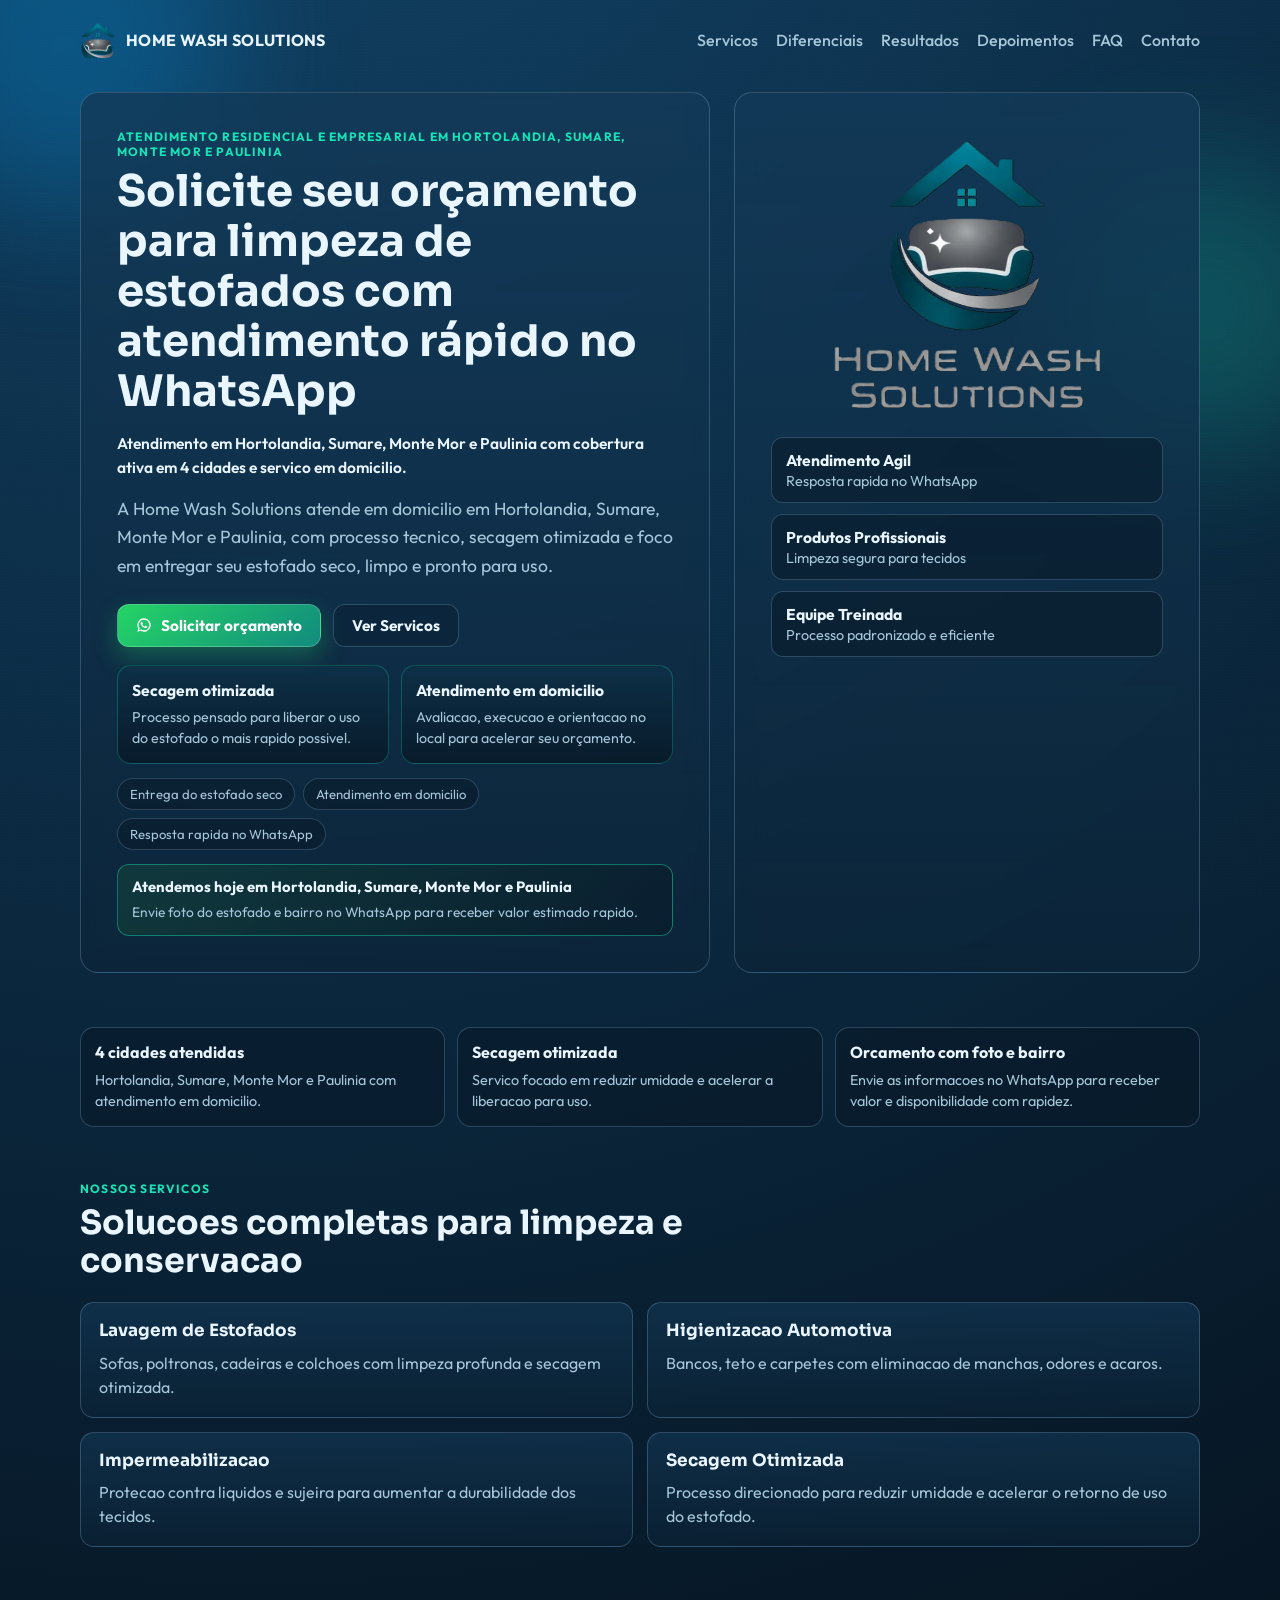
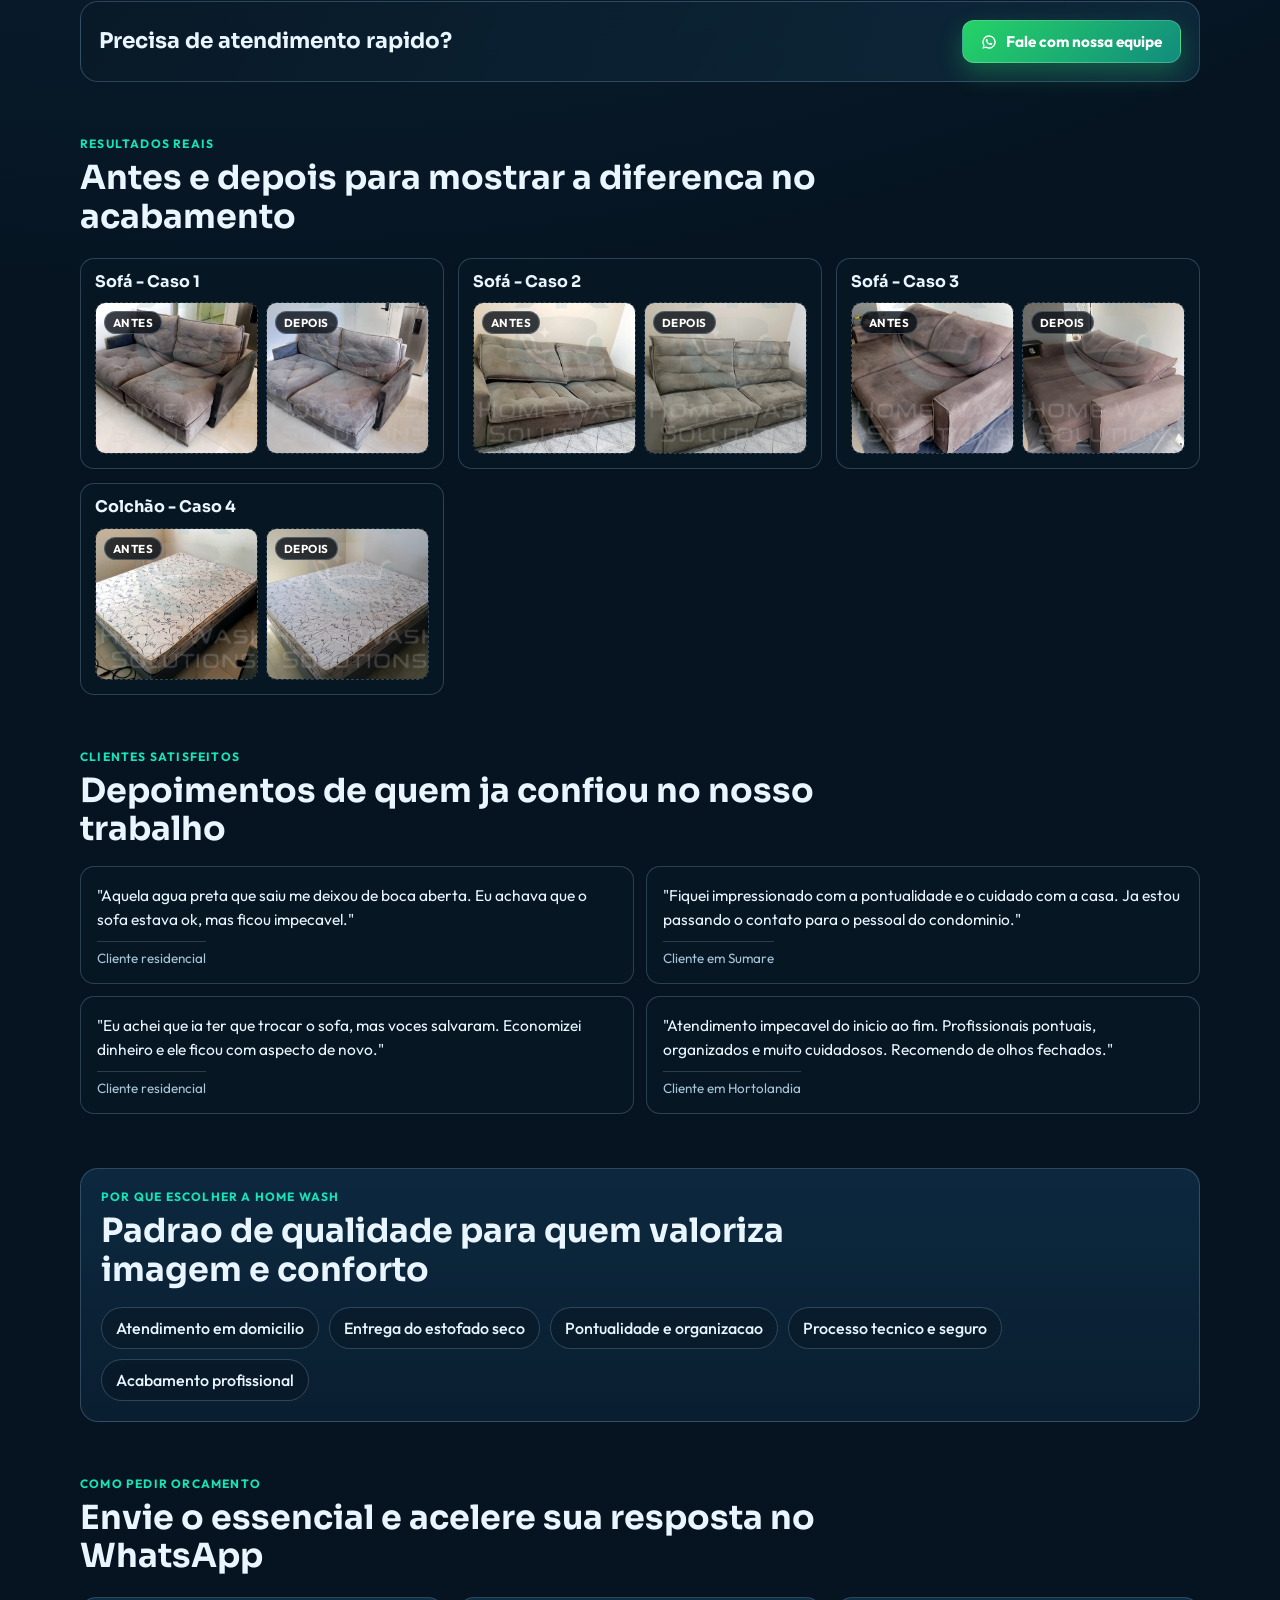
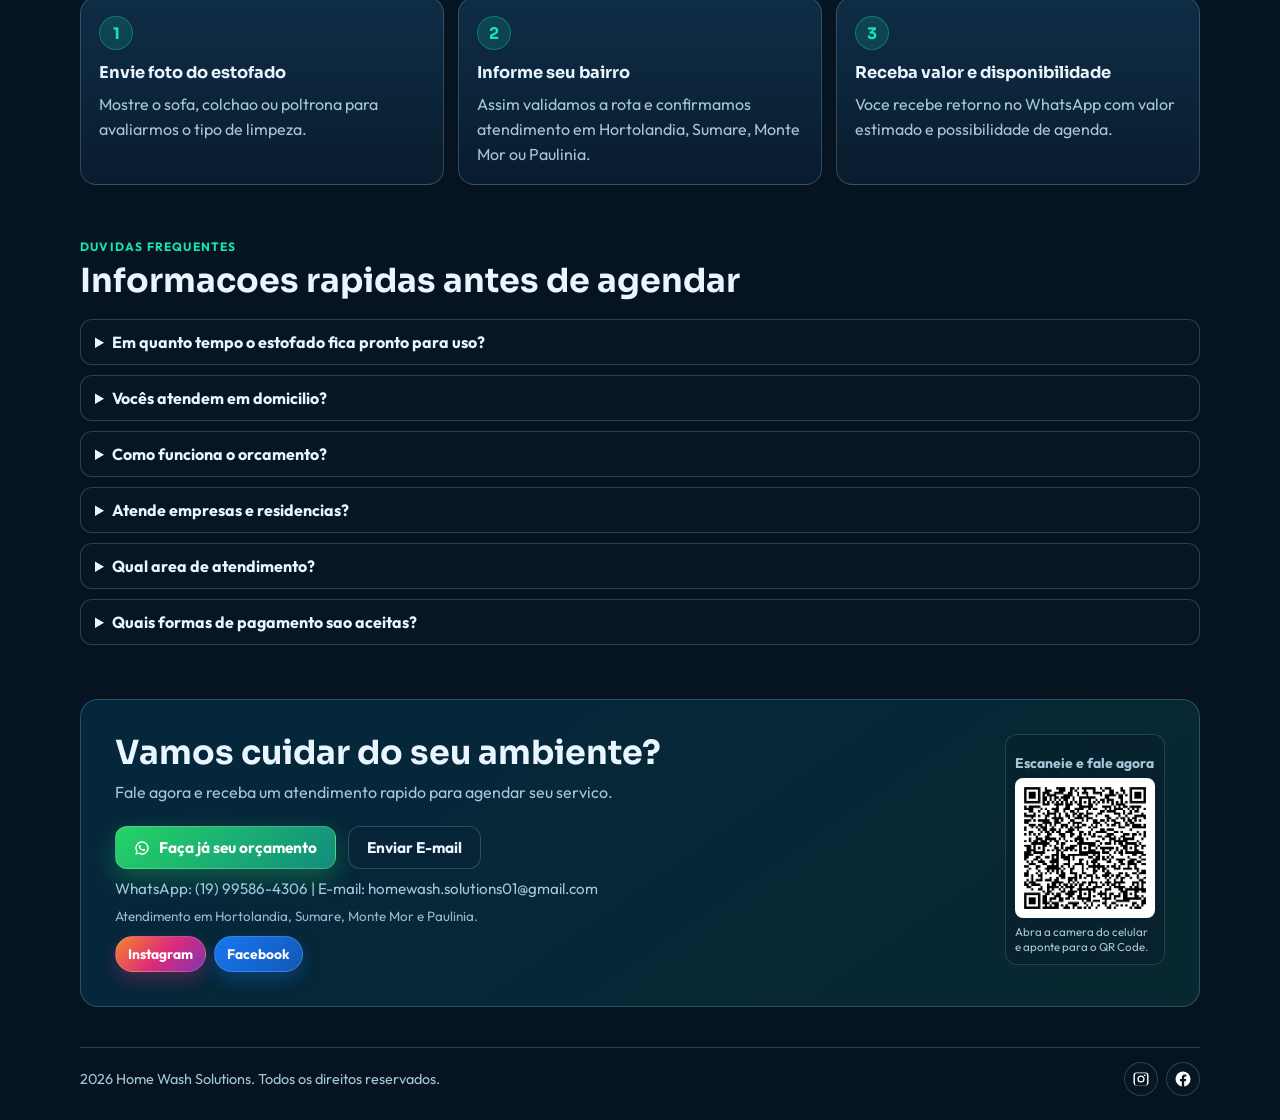
<file: index.html>
<!doctype html>
<html lang="pt-BR">
<head>
  <meta charset="UTF-8" />
  <meta name="viewport" content="width=device-width, initial-scale=1.0" />
  <title>Limpeza de Sofa em Hortolandia, Sumare, Monte Mor e Paulinia | Home Wash Solutions</title>
  <meta name="description" content="Limpeza e higienizacao de estofados em Hortolandia, Sumare, Monte Mor e Paulinia. Orcamento rapido no WhatsApp e atendimento em domicilio." />
  <meta name="robots" content="index,follow" />
  <meta name="theme-color" content="#061421" />
  <link rel="canonical" href="https://homewashsolutions.github.io/" />
  <meta property="og:type" content="website" />
  <meta property="og:title" content="Limpeza de Sofa em Hortolandia e Regiao | Home Wash Solutions" />
  <meta property="og:description" content="Atendimento em domicilio com orcamento rapido no WhatsApp para sofas, colchoes e estofados." />
  <meta property="og:url" content="https://homewashsolutions.github.io/" />
  <meta property="og:image" content="assets/resultados/google_ads/sofa3_comparativo_1200x628.jpg" />
  <meta property="og:locale" content="pt_BR" />
  <meta name="twitter:card" content="summary_large_image" />
  <meta name="twitter:title" content="Limpeza de Sofa em Hortolandia e Regiao" />
  <meta name="twitter:description" content="Limpeza profissional de estofados com atendimento rapido no WhatsApp." />
  <meta name="twitter:image" content="assets/resultados/google_ads/sofa3_comparativo_1200x628.jpg" />
  <script type="application/ld+json">
    {
      "@context": "https://schema.org",
      "@type": "LocalBusiness",
      "name": "Home Wash Solutions",
      "image": "assets/logo_full_clean.png",
      "telephone": "+55 19 99586-4306",
      "email": "homewash.solutions01@gmail.com",
      "areaServed": [
        "Hortolandia",
        "Sumare",
        "Monte Mor",
        "Paulinia"
      ],
      "sameAs": [
        "https://www.instagram.com/homewash.solutions",
        "https://www.facebook.com/HomeWashSolutions/"
      ],
      "serviceType": [
        "Lavagem de estofados",
        "Higienizacao de sofas",
        "Lavagem de colchoes",
        "Impermeabilizacao de tecidos"
      ]
    }
  </script>
  <link rel="icon" type="image/png" href="assets/favicon.png" />
  <link rel="preconnect" href="https://fonts.googleapis.com" />
  <link rel="preconnect" href="https://fonts.gstatic.com" crossorigin />
  <link href="https://fonts.googleapis.com/css2?family=Outfit:wght@300;400;500;600;700;800&family=Sora:wght@500;600;700&display=swap" rel="stylesheet" />
  <link rel="stylesheet" href="style.css" />
  <!-- Google tag (gtag.js) -->
  <script async src="https://www.googletagmanager.com/gtag/js?id=AW-18009410978"></script>
  <script>
    window.dataLayer = window.dataLayer || [];
    function gtag(){dataLayer.push(arguments);}
    gtag('js', new Date());
    gtag('config', 'AW-18009410978');
  </script>
</head>
<body>
  <div class="bg-orb orb-a"></div>
  <div class="bg-orb orb-b"></div>
  <div class="noise"></div>

  <header class="topbar">
    <a class="brand" href="#inicio">
      <img src="assets/logo_symbol_clean.png" alt="Home Wash" width="36" height="36" />
      <span>HOME WASH SOLUTIONS</span>
    </a>
    <nav>
      <a href="#servicos">Servicos</a>
      <a href="#diferenciais">Diferenciais</a>
      <a href="#resultados">Resultados</a>
      <a href="#depoimentos">Depoimentos</a>
      <a href="#faq">FAQ</a>
      <a href="#contato">Contato</a>
    </nav>
  </header>

  <main id="inicio" class="hero">
    <section class="hero-copy">
      <p class="kicker">Atendimento residencial e empresarial em Hortolandia, Sumare, Monte Mor e Paulinia</p>
      <h1>Solicite seu orçamento para limpeza de estofados com atendimento rápido no WhatsApp</h1>
      <p class="hero-proof">Atendimento em Hortolandia, Sumare, Monte Mor e Paulinia com cobertura ativa em 4 cidades e servico em domicilio.</p>
      <p class="lead">
        A Home Wash Solutions atende em domicilio em Hortolandia, Sumare, Monte Mor e Paulinia, com processo tecnico, secagem otimizada e foco em entregar seu estofado seco, limpo e pronto para uso.
      </p>
      <div class="cta-row">
        <a class="btn btn-whatsapp" href="https://wa.me/5519995864306" data-whatsapp-link="true" data-whatsapp-origin="hero_topo" target="_blank" rel="noopener noreferrer">
          <span class="btn-icon" aria-hidden="true">
            <svg viewBox="0 0 24 24" width="16" height="16" focusable="false" aria-hidden="true">
              <path d="M12 2a10 10 0 0 0-8.64 15.03L2 22l5.14-1.34A10 10 0 1 0 12 2Zm0 18a8 8 0 0 1-4.08-1.12l-.29-.17-3.06.8.82-2.98-.19-.3A8 8 0 1 1 12 20Zm4.5-6.02c-.25-.13-1.45-.72-1.68-.8-.22-.08-.38-.12-.55.13-.16.25-.62.79-.76.95-.14.17-.28.19-.53.06-.25-.13-1.06-.39-2.02-1.23-.74-.66-1.24-1.48-1.39-1.72-.14-.25-.01-.38.11-.51.11-.11.25-.28.37-.42.13-.14.17-.25.25-.42.08-.17.04-.31-.02-.44-.07-.13-.55-1.33-.75-1.82-.19-.47-.39-.41-.54-.41h-.46c-.17 0-.43.06-.66.31-.22.25-.85.83-.85 2.02s.87 2.35.99 2.52c.12.17 1.71 2.6 4.15 3.65.58.25 1.03.4 1.38.51.58.18 1.12.16 1.54.1.47-.07 1.45-.59 1.65-1.15.2-.56.2-1.04.14-1.15-.07-.1-.22-.16-.47-.29Z"/>
            </svg>
          </span>
          <span>Solicitar orçamento</span>
        </a>
        <a class="btn btn-ghost" href="#servicos">Ver Servicos</a>
      </div>
      <div class="hero-highlights" aria-label="Diferenciais principais">
        <article>
          <strong>Secagem otimizada</strong>
          <span>Processo pensado para liberar o uso do estofado o mais rapido possivel.</span>
        </article>
        <article>
          <strong>Atendimento em domicilio</strong>
          <span>Avaliacao, execucao e orientacao no local para acelerar seu orçamento.</span>
        </article>
      </div>
      <div class="hero-points">
        <span>Entrega do estofado seco</span>
        <span>Atendimento em domicilio</span>
        <span>Resposta rapida no WhatsApp</span>
      </div>
      <div class="hero-alert" role="status" aria-label="Disponibilidade de atendimento">
        <strong>Atendemos hoje em Hortolandia, Sumare, Monte Mor e Paulinia</strong>
        <span>Envie foto do estofado e bairro no WhatsApp para receber valor estimado rapido.</span>
      </div>
    </section>

    <section class="hero-card">
      <img class="logo-full" src="assets/logo_full_clean.png" alt="Logo Home Wash Solutions" width="290" height="290" />
      <div class="trust-grid">
        <article>
          <strong>Atendimento Agil</strong>
          <span>Resposta rapida no WhatsApp</span>
        </article>
        <article>
          <strong>Produtos Profissionais</strong>
          <span>Limpeza segura para tecidos</span>
        </article>
        <article>
          <strong>Equipe Treinada</strong>
          <span>Processo padronizado e eficiente</span>
        </article>
      </div>
    </section>
  </main>

  <section class="section quick-proof" aria-label="Confianca e agilidade">
    <article>
      <strong>4 cidades atendidas</strong>
      <span>Hortolandia, Sumare, Monte Mor e Paulinia com atendimento em domicilio.</span>
    </article>
    <article>
      <strong>Secagem otimizada</strong>
      <span>Servico focado em reduzir umidade e acelerar a liberacao para uso.</span>
    </article>
    <article>
      <strong>Orcamento com foto e bairro</strong>
      <span>Envie as informacoes no WhatsApp para receber valor e disponibilidade com rapidez.</span>
    </article>
  </section>

  <section id="servicos" class="section">
    <div class="section-head">
      <p class="kicker">Nossos servicos</p>
      <h2>Solucoes completas para limpeza e conservacao</h2>
    </div>
    <div class="services-grid">
      <article class="service-card">
        <h3>Lavagem de Estofados</h3>
        <p>Sofas, poltronas, cadeiras e colchoes com limpeza profunda e secagem otimizada.</p>
      </article>
      <article class="service-card">
        <h3>Higienizacao Automotiva</h3>
        <p>Bancos, teto e carpetes com eliminacao de manchas, odores e acaros.</p>
      </article>
      <article class="service-card">
        <h3>Impermeabilizacao</h3>
        <p>Protecao contra liquidos e sujeira para aumentar a durabilidade dos tecidos.</p>
      </article>
      <article class="service-card">
        <h3>Secagem Otimizada</h3>
        <p>Processo direcionado para reduzir umidade e acelerar o retorno de uso do estofado.</p>
      </article>
    </div>
  </section>

  <section class="section cta-strip" aria-label="Chamada para acao">
    <h3>Precisa de atendimento rapido?</h3>
    <a class="btn btn-whatsapp" href="https://wa.me/5519995864306" data-whatsapp-link="true" data-whatsapp-origin="cta_intermediaria" target="_blank" rel="noopener noreferrer">
      <span class="btn-icon" aria-hidden="true">
        <svg viewBox="0 0 24 24" width="16" height="16" focusable="false" aria-hidden="true">
          <path d="M12 2a10 10 0 0 0-8.64 15.03L2 22l5.14-1.34A10 10 0 1 0 12 2Zm0 18a8 8 0 0 1-4.08-1.12l-.29-.17-3.06.8.82-2.98-.19-.3A8 8 0 1 1 12 20Zm4.5-6.02c-.25-.13-1.45-.72-1.68-.8-.22-.08-.38-.12-.55.13-.16.25-.62.79-.76.95-.14.17-.28.19-.53.06-.25-.13-1.06-.39-2.02-1.23-.74-.66-1.24-1.48-1.39-1.72-.14-.25-.01-.38.11-.51.11-.11.25-.28.37-.42.13-.14.17-.25.25-.42.08-.17.04-.31-.02-.44-.07-.13-.55-1.33-.75-1.82-.19-.47-.39-.41-.54-.41h-.46c-.17 0-.43.06-.66.31-.22.25-.85.83-.85 2.02s.87 2.35.99 2.52c.12.17 1.71 2.6 4.15 3.65.58.25 1.03.4 1.38.51.58.18 1.12.16 1.54.1.47-.07 1.45-.59 1.65-1.15.2-.56.2-1.04.14-1.15-.07-.1-.22-.16-.47-.29Z"/>
        </svg>
      </span>
      <span>Fale com nossa equipe</span>
    </a>
  </section>

  <section id="resultados" class="section">
    <div class="section-head">
      <p class="kicker">Resultados reais</p>
      <h2>Antes e depois para mostrar a diferenca no acabamento</h2>
    </div>
    <div id="before-after-grid" class="before-after-grid"></div>
  </section>

  <section id="depoimentos" class="section testimonials">
    <div class="section-head">
      <p class="kicker">Clientes satisfeitos</p>
      <h2>Depoimentos de quem ja confiou no nosso trabalho</h2>
    </div>
    <div class="testimonials-grid">
      <article class="testimonial-card">
        <p>"Aquela agua preta que saiu me deixou de boca aberta. Eu achava que o sofa estava ok, mas ficou impecavel."</p>
        <span>Cliente residencial</span>
      </article>
      <article class="testimonial-card">
        <p>"Fiquei impressionado com a pontualidade e o cuidado com a casa. Ja estou passando o contato para o pessoal do condominio."</p>
        <span>Cliente em Sumare</span>
      </article>
      <article class="testimonial-card">
        <p>"Eu achei que ia ter que trocar o sofa, mas voces salvaram. Economizei dinheiro e ele ficou com aspecto de novo."</p>
        <span>Cliente residencial</span>
      </article>
      <article class="testimonial-card">
        <p>"Atendimento impecavel do inicio ao fim. Profissionais pontuais, organizados e muito cuidadosos. Recomendo de olhos fechados."</p>
        <span>Cliente em Hortolandia</span>
      </article>
    </div>
  </section>

  <section id="diferenciais" class="section section-alt">
    <div class="section-head">
      <p class="kicker">Por que escolher a Home Wash</p>
      <h2>Padrao de qualidade para quem valoriza imagem e conforto</h2>
    </div>
    <div class="features-row">
      <div class="feature-pill">Atendimento em domicilio</div>
      <div class="feature-pill">Entrega do estofado seco</div>
      <div class="feature-pill">Pontualidade e organizacao</div>
      <div class="feature-pill">Processo tecnico e seguro</div>
      <div class="feature-pill">Acabamento profissional</div>
    </div>
  </section>

  <section class="section steps-section" aria-label="Como pedir orcamento">
    <div class="section-head">
      <p class="kicker">Como pedir orcamento</p>
      <h2>Envie o essencial e acelere sua resposta no WhatsApp</h2>
    </div>
    <div class="steps-grid">
      <article class="step-card">
        <span class="step-number">1</span>
        <h3>Envie foto do estofado</h3>
        <p>Mostre o sofa, colchao ou poltrona para avaliarmos o tipo de limpeza.</p>
      </article>
      <article class="step-card">
        <span class="step-number">2</span>
        <h3>Informe seu bairro</h3>
        <p>Assim validamos a rota e confirmamos atendimento em Hortolandia, Sumare, Monte Mor ou Paulinia.</p>
      </article>
      <article class="step-card">
        <span class="step-number">3</span>
        <h3>Receba valor e disponibilidade</h3>
        <p>Voce recebe retorno no WhatsApp com valor estimado e possibilidade de agenda.</p>
      </article>
    </div>
  </section>

  <section id="faq" class="section faq-section">
    <div class="section-head">
      <p class="kicker">Duvidas frequentes</p>
      <h2>Informacoes rapidas antes de agendar</h2>
    </div>
    <div class="faq-list">
      <details>
        <summary>Em quanto tempo o estofado fica pronto para uso?</summary>
        <p>O tempo varia conforme o tecido e ambiente, mas o processo e focado em secagem otimizada para liberar o uso o quanto antes.</p>
      </details>
      <details>
        <summary>Vocês atendem em domicilio?</summary>
        <p>Sim. O atendimento e feito no local, com equipamentos e produtos adequados para cada tipo de servico.</p>
      </details>
      <details>
        <summary>Como funciona o orcamento?</summary>
        <p>Voce envia as informacoes no WhatsApp e retornamos com orientacao e valor estimado conforme o tipo de estofado.</p>
      </details>
      <details>
        <summary>Atende empresas e residencias?</summary>
        <p>Sim. Atendemos clientes residenciais e tambem ambientes comerciais.</p>
      </details>
      <details>
        <summary>Qual area de atendimento?</summary>
        <p>Atendemos Hortolandia, Sumare e cidades vizinhas, sempre mediante confirmacao no WhatsApp.</p>
      </details>
      <details>
        <summary>Quais formas de pagamento sao aceitas?</summary>
        <p>As formas de pagamento sao informadas no atendimento para facilitar a confirmacao do servico.</p>
      </details>
    </div>
  </section>

  <section id="contato" class="section contact">
    <div class="contact-box">
      <div class="contact-layout">
        <div class="contact-copy">
          <h2>Vamos cuidar do seu ambiente?</h2>
          <p>Fale agora e receba um atendimento rapido para agendar seu servico.</p>
          <div class="cta-row">
            <a class="btn btn-whatsapp" href="https://wa.me/5519995864306" data-whatsapp-link="true" data-whatsapp-origin="contato_final" target="_blank" rel="noopener noreferrer">
              <span class="btn-icon" aria-hidden="true">
                <svg viewBox="0 0 24 24" width="16" height="16" focusable="false" aria-hidden="true">
                  <path d="M12 2a10 10 0 0 0-8.64 15.03L2 22l5.14-1.34A10 10 0 1 0 12 2Zm0 18a8 8 0 0 1-4.08-1.12l-.29-.17-3.06.8.82-2.98-.19-.3A8 8 0 1 1 12 20Zm4.5-6.02c-.25-.13-1.45-.72-1.68-.8-.22-.08-.38-.12-.55.13-.16.25-.62.79-.76.95-.14.17-.28.19-.53.06-.25-.13-1.06-.39-2.02-1.23-.74-.66-1.24-1.48-1.39-1.72-.14-.25-.01-.38.11-.51.11-.11.25-.28.37-.42.13-.14.17-.25.25-.42.08-.17.04-.31-.02-.44-.07-.13-.55-1.33-.75-1.82-.19-.47-.39-.41-.54-.41h-.46c-.17 0-.43.06-.66.31-.22.25-.85.83-.85 2.02s.87 2.35.99 2.52c.12.17 1.71 2.6 4.15 3.65.58.25 1.03.4 1.38.51.58.18 1.12.16 1.54.1.47-.07 1.45-.59 1.65-1.15.2-.56.2-1.04.14-1.15-.07-.1-.22-.16-.47-.29Z"/>
                </svg>
              </span>
              <span>Faça já seu orçamento</span>
            </a>
            <a class="btn btn-ghost" href="mailto:homewash.solutions01@gmail.com">Enviar E-mail</a>
          </div>
          <p class="contact-meta">WhatsApp: (19) 99586-4306 | E-mail: homewash.solutions01@gmail.com</p>
          <p class="contact-region">Atendimento em Hortolandia, Sumare, Monte Mor e Paulinia.</p>
          <div class="social-links" aria-label="Redes sociais">
            <a class="social-link instagram" href="https://www.instagram.com/homewash.solutions" target="_blank" rel="noopener noreferrer">
              <span>Instagram</span>
            </a>
            <a class="social-link facebook" href="https://www.facebook.com/HomeWashSolutions/" target="_blank" rel="noopener noreferrer">
              <span>Facebook</span>
            </a>
          </div>
        </div>
        <aside class="contact-qr" aria-label="QR Code do WhatsApp">
          <p class="qr-title">Escaneie e fale agora</p>
          <img src="assets/whatsapp_qr.png" alt="QR Code para iniciar conversa no WhatsApp" width="320" height="320" loading="lazy" />
          <span class="qr-caption">Abra a camera do celular e aponte para o QR Code.</span>
        </aside>
      </div>
    </div>
  </section>

  <footer>
    <div class="footer-content">
      <span><span id="year"></span> Home Wash Solutions. Todos os direitos reservados.</span>
      <div class="footer-social" aria-label="Redes sociais no rodape">
        <a class="footer-social-instagram" href="https://www.instagram.com/homewash.solutions" target="_blank" rel="noopener noreferrer" aria-label="Instagram Home Wash Solutions" title="Instagram">
          <svg viewBox="0 0 24 24" aria-hidden="true" focusable="false">
            <path d="M12 7.2a4.8 4.8 0 1 0 0 9.6 4.8 4.8 0 0 0 0-9.6Zm0 7.9A3.1 3.1 0 1 1 12 8.9a3.1 3.1 0 0 1 0 6.2Zm6.12-8.1a1.12 1.12 0 1 1-2.24 0 1.12 1.12 0 0 1 2.24 0ZM22 6.98c-.05-1.03-.28-1.95-1.03-2.7-.75-.75-1.67-.98-2.7-1.03C17.21 3.2 16.95 3.2 12 3.2s-5.21 0-6.27.05c-1.03.05-1.95.28-2.7 1.03-.75.75-.98 1.67-1.03 2.7C1.95 8.04 1.95 8.3 1.95 12s0 3.96.05 5.02c.05 1.03.28 1.95 1.03 2.7.75.75 1.67.98 2.7 1.03 1.06.05 1.32.05 6.27.05s5.21 0 6.27-.05c1.03-.05 1.95-.28 2.7-1.03.75-.75.98-1.67 1.03-2.7.05-1.06.05-1.32.05-5.02s0-3.96-.05-5.02Zm-1.94 10.58c-.04.84-.18 1.29-.36 1.58-.24.4-.53.69-.93.93-.29.18-.74.32-1.58.36-.91.04-1.18.05-5.19.05s-4.28 0-5.19-.05c-.84-.04-1.29-.18-1.58-.36a2.22 2.22 0 0 1-.93-.93c-.18-.29-.32-.74-.36-1.58-.04-.91-.05-1.18-.05-5.19s0-4.28.05-5.19c.04-.84.18-1.29.36-1.58.24-.4.53-.69.93-.93.29-.18.74-.32 1.58-.36.91-.04 1.18-.05 5.19-.05s4.28 0 5.19.05c.84.04 1.29.18 1.58.36.4.24.69.53.93.93.18.29.32.74.36 1.58.04.91.05 1.18.05 5.19s0 4.28-.05 5.19Z"/>
          </svg>
        </a>
        <a class="footer-social-facebook" href="https://www.facebook.com/HomeWashSolutions/" target="_blank" rel="noopener noreferrer" aria-label="Facebook Home Wash Solutions" title="Facebook">
          <svg viewBox="0 0 24 24" aria-hidden="true" focusable="false">
            <path d="M22 12a10 10 0 1 0-11.56 9.88v-6.98H7.9V12h2.54V9.8c0-2.5 1.5-3.88 3.78-3.88 1.1 0 2.25.2 2.25.2v2.46H15.2c-1.26 0-1.65.78-1.65 1.58V12h2.8l-.45 2.9h-2.35v6.98A10 10 0 0 0 22 12Z"/>
          </svg>
        </a>
      </div>
    </div>
  </footer>

  <a class="wa-float" href="https://wa.me/5519995864306" data-whatsapp-link="true" data-whatsapp-origin="float_mobile" target="_blank" rel="noopener noreferrer" aria-label="Abrir WhatsApp para enviar foto e solicitar orcamento">
    <span class="btn-icon" aria-hidden="true">
      <svg viewBox="0 0 24 24" width="16" height="16" focusable="false" aria-hidden="true">
        <path d="M12 2a10 10 0 0 0-8.64 15.03L2 22l5.14-1.34A10 10 0 1 0 12 2Zm0 18a8 8 0 0 1-4.08-1.12l-.29-.17-3.06.8.82-2.98-.19-.3A8 8 0 1 1 12 20Zm4.5-6.02c-.25-.13-1.45-.72-1.68-.8-.22-.08-.38-.12-.55.13-.16.25-.62.79-.76.95-.14.17-.28.19-.53.06-.25-.13-1.06-.39-2.02-1.23-.74-.66-1.24-1.48-1.39-1.72-.14-.25-.01-.38.11-.51.11-.11.25-.28.37-.42.13-.14.17-.25.25-.42.08-.17.04-.31-.02-.44-.07-.13-.55-1.33-.75-1.82-.19-.47-.39-.41-.54-.41h-.46c-.17 0-.43.06-.66.31-.22.25-.85.83-.85 2.02s.87 2.35.99 2.52c.12.17 1.71 2.6 4.15 3.65.58.25 1.03.4 1.38.51.58.18 1.12.16 1.54.1.47-.07 1.45-.59 1.65-1.15.2-.56.2-1.04.14-1.15-.07-.1-.22-.16-.47-.29Z"/>
      </svg>
    </span>
    <span>Enviar foto e pedir orcamento</span>
  </a>

  <script>
    const GOOGLE_ADS_ACCOUNT_ID = "AW-18009410978";

    const whatsappPhone = "5519995864306";
    const baseWhatsappMessage = [
      "Ola! Vi o site da Home Wash Solutions e gostaria de pedir um orcamento.",
      "Ja vou enviar a foto do estofado e meu bairro para agilizar o atendimento."
    ].join("\n");
    const isMobileDevice = /Android|iPhone|iPad|iPod|IEMobile|Opera Mini/i.test(navigator.userAgent || "");
    const currentUrl = new URL(window.location.href);
    const search = currentUrl.searchParams;
    const GOOGLE_ADS_WHATSAPP_CONVERSION_LABEL = (search.get("ads_label") || "sadtCPDopo8cEKKbx4tD").trim();

    function buildWhatsappUrl(origin, mobile) {
      const message = baseWhatsappMessage;
      const encodedMessage = encodeURIComponent(message);

      if (mobile) {
        return `whatsapp://send?phone=${whatsappPhone}&text=${encodedMessage}`;
      }

      return `https://wa.me/${whatsappPhone}?text=${encodedMessage}`;
    }

    function trackWhatsappClick(origin) {
      if (typeof gtag !== "function") {
        return;
      }

      gtag("event", "whatsapp_click", {
        event_category: "contato",
        event_label: origin,
        transport_type: "beacon"
      });

      if (GOOGLE_ADS_WHATSAPP_CONVERSION_LABEL) {
        gtag("event", "conversion", {
          send_to: `${GOOGLE_ADS_ACCOUNT_ID}/${GOOGLE_ADS_WHATSAPP_CONVERSION_LABEL}`,
          value: 1.0,
          currency: "BRL"
        });
      }
    }

    document.querySelectorAll('[data-whatsapp-link="true"]').forEach((link) => {
      const origin = link.dataset.whatsappOrigin || "whatsapp";
      const whatsappAppUrl = buildWhatsappUrl(origin, true);
      const whatsappWebUrl = buildWhatsappUrl(origin, false);

      link.href = isMobileDevice ? whatsappAppUrl : whatsappWebUrl;
      link.addEventListener("click", () => {
        trackWhatsappClick(origin);

        if (!isMobileDevice) {
          return;
        }

        // Fallback para WhatsApp Web se o app nao abrir.
        setTimeout(() => {
          if (!document.hidden) {
            window.location.href = whatsappWebUrl;
          }
        }, 900);
      });
    });

    document.getElementById('year').textContent = new Date().getFullYear();

    // ── Renderização dinâmica da seção de Resultados ─────────────────────────
    (function () {
      var DEFAULTS = [
        { id: 'c1', titulo: 'Sofá - Caso 1',
          antes:  { src: 'assets/resultados/resultado_1_antes.webp', alt: 'Sofá antes da limpeza' },
          depois: { src: 'assets/resultados/resultado_1.webp',       alt: 'Sofá depois da limpeza' } },
        { id: 'c2', titulo: 'Sofá - Caso 2',
          antes:  { src: 'assets/resultados/resultado_2_antes.webp', alt: 'Sofá antes da limpeza' },
          depois: { src: 'assets/resultados/resultado_2.webp',       alt: 'Sofá depois da limpeza' } },
        { id: 'c3', titulo: 'Sofá - Caso 3',
          antes:  { src: 'assets/resultados/resultado_3_antes.webp', alt: 'Sofá antes da limpeza' },
          depois: { src: 'assets/resultados/resultado_3.webp',       alt: 'Sofá depois da limpeza' } },
        { id: 'c4', titulo: 'Colchão - Caso 4',
          antes:  { src: 'assets/resultados/resultado_4_antes.webp', alt: 'Colchão antes da higienização' },
          depois: { src: 'assets/resultados/resultado_4.webp',       alt: 'Colchão depois da higienização' } }
      ];

      function esc(s) {
        return String(s || '').replace(/&/g, '&amp;').replace(/</g, '&lt;').replace(/>/g, '&gt;').replace(/"/g, '&quot;');
      }

      function safeSrc(s) {
        if (!s) return '';
        if (/^data:image\/(jpeg|png|webp|gif);base64,/.test(s)) return s;
        if (/^assets\//.test(s)) return s;
        if (/^https?:\/\//.test(s)) return s;
        return '';
      }

      var grid = document.getElementById('before-after-grid');
      if (!grid) return;

      try {
        var stored = localStorage.getItem('hw_resultados');
        var data = stored ? JSON.parse(stored) : DEFAULTS;
        grid.innerHTML = data.map(function (c) {
          var anteSrc  = safeSrc(c.antes  && c.antes.src);
          var depSrc   = safeSrc(c.depois && c.depois.src);
          return '<article class="before-after-card">'
            + '<h3>' + esc(c.titulo) + '</h3>'
            + '<div class="before-after-pair">'
            + (anteSrc ? '<div class="before-after-slot"><img class="before-after-image" src="' + esc(anteSrc) + '" alt="' + esc(c.antes.alt) + '" width="1200" height="900" loading="lazy" /><span class="before-after-label">Antes</span></div>' : '')
            + (depSrc  ? '<div class="before-after-slot"><img class="before-after-image" src="' + esc(depSrc)  + '" alt="' + esc(c.depois.alt) + '" width="1200" height="900" loading="lazy" /><span class="before-after-label">Depois</span></div>' : '')
            + '</div></article>';
        }).join('');
      } catch (e) {
        console.error('Erro ao carregar resultados:', e);
      }
    }());
  </script>
</body>
</html>
</file>
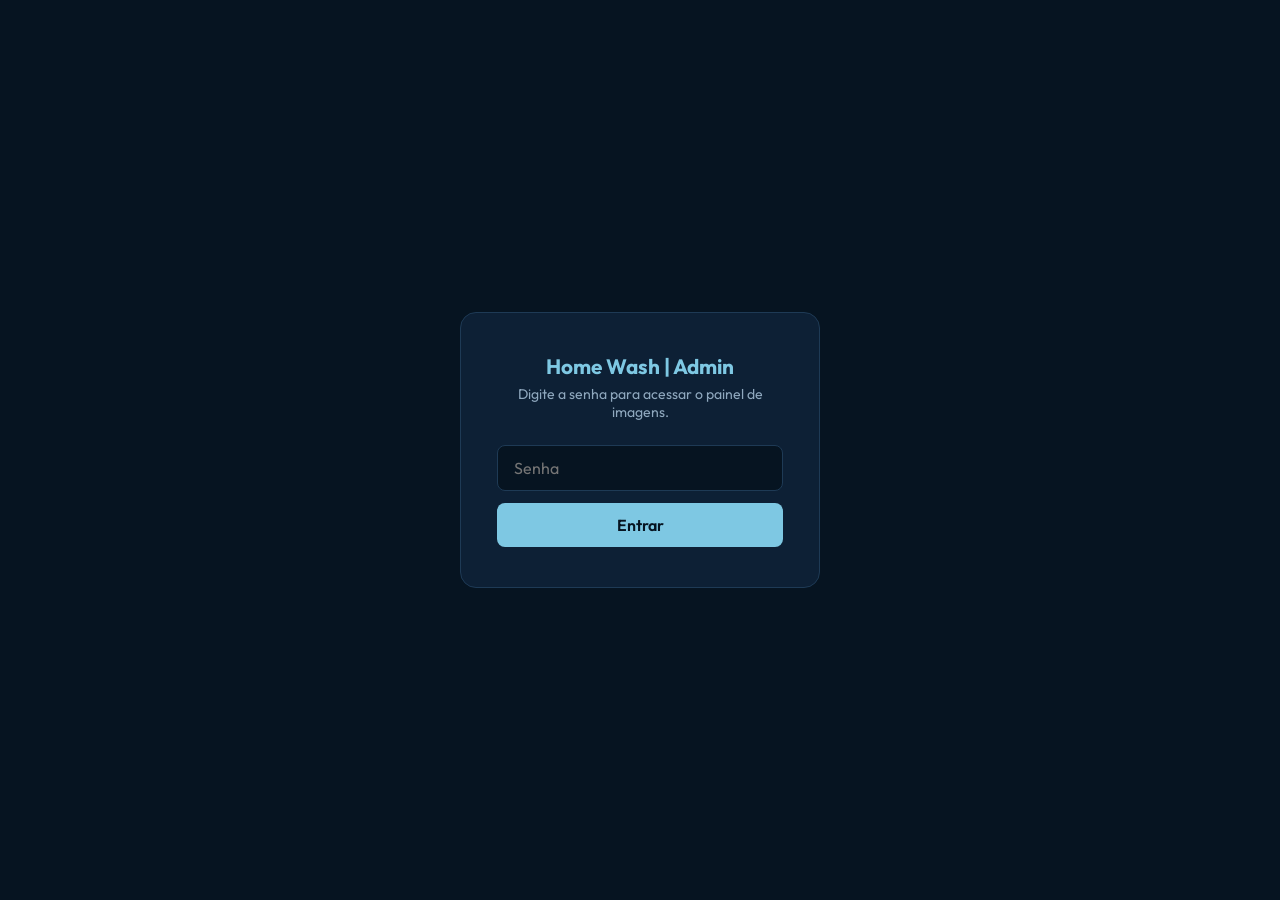
<file: admin.html>
<!doctype html>
<html lang="pt-BR">
<head>
  <meta charset="UTF-8" />
  <meta name="viewport" content="width=device-width, initial-scale=1.0" />
  <title>Gerenciar Imagens | Home Wash Solutions</title>
  <meta name="robots" content="noindex, nofollow" />
  <link rel="icon" type="image/png" href="assets/favicon.png" />
  <link rel="preconnect" href="https://fonts.googleapis.com" />
  <link rel="preconnect" href="https://fonts.gstatic.com" crossorigin />
  <link href="https://fonts.googleapis.com/css2?family=Outfit:wght@400;500;600;700&display=swap" rel="stylesheet" />
  <style>
    *, *::before, *::after { box-sizing: border-box; margin: 0; padding: 0; }

    body {
      font-family: 'Outfit', sans-serif;
      background: #061421;
      color: #e8eef5;
      min-height: 100vh;
    }

    /* ── Auth ──────────────────────────────────────────────── */
    #auth-overlay {
      position: fixed;
      inset: 0;
      display: flex;
      align-items: center;
      justify-content: center;
      background: #061421;
      z-index: 100;
    }
    .auth-box {
      background: #0d2035;
      border: 1px solid #1e3a55;
      border-radius: 16px;
      padding: 40px 36px;
      text-align: center;
      max-width: 360px;
      width: 90%;
    }
    .auth-box h1 { font-size: 1.3rem; color: #7ec8e3; margin-bottom: 6px; }
    .auth-box p  { color: #8fa8be; font-size: 0.88rem; margin-bottom: 24px; }
    .auth-box input {
      width: 100%;
      padding: 12px 16px;
      border-radius: 8px;
      border: 1px solid #1e3a55;
      background: #061421;
      color: #e8eef5;
      font-size: 1rem;
      font-family: inherit;
      margin-bottom: 12px;
      outline: none;
    }
    .auth-box input:focus { border-color: #7ec8e3; }
    .auth-box .btn-auth {
      width: 100%;
      padding: 12px;
      background: #7ec8e3;
      color: #061421;
      border: none;
      border-radius: 8px;
      font-size: 1rem;
      font-weight: 600;
      font-family: inherit;
      cursor: pointer;
      transition: background .2s;
    }
    .auth-box .btn-auth:hover { background: #5ab3d0; }
    .auth-erro { color: #ff6b6b; font-size: 0.85rem; margin-top: 10px; }

    /* ── Admin layout ──────────────────────────────────────── */
    #admin-panel { max-width: 960px; margin: 0 auto; padding: 24px 16px 80px; }

    .admin-header {
      display: flex;
      align-items: center;
      justify-content: space-between;
      padding: 20px 0 28px;
      border-bottom: 1px solid #1e3a55;
      margin-bottom: 28px;
      gap: 16px;
      flex-wrap: wrap;
    }
    .admin-header h1 { font-size: 1.25rem; color: #7ec8e3; }
    .header-actions  { display: flex; gap: 10px; flex-wrap: wrap; }

    /* ── Buttons ───────────────────────────────────────────── */
    .btn {
      display: inline-flex;
      align-items: center;
      gap: 6px;
      padding: 10px 20px;
      border-radius: 8px;
      font-size: 0.88rem;
      font-weight: 600;
      font-family: inherit;
      cursor: pointer;
      border: none;
      text-decoration: none;
      transition: background .2s, color .2s;
      white-space: nowrap;
    }
    .btn-primary   { background: #7ec8e3; color: #061421; }
    .btn-primary:hover  { background: #5ab3d0; }
    .btn-secondary { background: transparent; color: #7ec8e3; border: 1px solid #7ec8e3; }
    .btn-secondary:hover { background: rgba(126,200,227,.1); }
    .btn-danger    { background: transparent; color: #ff6b6b; border: 1px solid #ff6b6b; }
    .btn-danger:hover   { background: rgba(255,107,107,.1); }
    .btn-ghost     { background: transparent; color: #8fa8be; border: 1px solid #1e3a55; }
    .btn-ghost:hover    { background: rgba(255,255,255,.05); }
    .btn-sm { padding: 6px 14px; font-size: 0.8rem; }

    /* ── Info banner ───────────────────────────────────────── */
    .info-banner {
      background: rgba(126,200,227,.07);
      border: 1px solid rgba(126,200,227,.2);
      border-radius: 10px;
      padding: 14px 18px;
      font-size: 0.84rem;
      color: #8fa8be;
      margin-bottom: 28px;
      line-height: 1.55;
    }
    .info-banner strong { color: #7ec8e3; }

    /* ── Cards ─────────────────────────────────────────────── */
    #cards-container { display: flex; flex-direction: column; gap: 20px; }

    .card {
      background: #0d2035;
      border: 1px solid #1e3a55;
      border-radius: 12px;
      padding: 24px;
    }
    .card-header {
      display: flex;
      align-items: center;
      gap: 12px;
      margin-bottom: 20px;
      flex-wrap: wrap;
    }
    .card-num {
      width: 32px;
      height: 32px;
      display: flex;
      align-items: center;
      justify-content: center;
      background: #1e3a55;
      border-radius: 50%;
      font-size: 0.82rem;
      font-weight: 700;
      color: #7ec8e3;
      flex-shrink: 0;
    }
    .card-title-input {
      flex: 1;
      min-width: 180px;
      padding: 10px 14px;
      border-radius: 8px;
      border: 1px solid #1e3a55;
      background: #061421;
      color: #e8eef5;
      font-size: 0.95rem;
      font-family: inherit;
      outline: none;
    }
    .card-title-input:focus { border-color: #7ec8e3; }

    .images-row {
      display: grid;
      grid-template-columns: 1fr 1fr;
      gap: 16px;
    }
    @media (max-width: 600px) { .images-row { grid-template-columns: 1fr; } }

    .image-slot { display: flex; flex-direction: column; gap: 8px; }

    .image-slot-label {
      font-size: 0.78rem;
      font-weight: 700;
      text-transform: uppercase;
      letter-spacing: .07em;
    }
    .label-antes  { color: #ff9e7e; }
    .label-depois { color: #7ee3b0; }

    .img-preview {
      width: 100%;
      aspect-ratio: 4/3;
      border-radius: 8px;
      object-fit: cover;
      display: block;
    }
    .img-placeholder {
      width: 100%;
      aspect-ratio: 4/3;
      border-radius: 8px;
      border: 2px dashed #1e3a55;
      display: flex;
      align-items: center;
      justify-content: center;
      color: #3b5870;
      font-size: 0.82rem;
    }

    .upload-area {
      border: 2px dashed #1e3a55;
      border-radius: 8px;
      padding: 12px;
      text-align: center;
      cursor: pointer;
      transition: border-color .2s, background .2s;
      position: relative;
    }
    .upload-area:hover,
    .upload-area.drag-over {
      border-color: #7ec8e3;
      background: rgba(126,200,227,.05);
    }
    .upload-area input[type="file"] {
      position: absolute;
      inset: 0;
      opacity: 0;
      cursor: pointer;
      width: 100%;
      height: 100%;
    }
    .upload-text { font-size: 0.8rem; color: #8fa8be; pointer-events: none; }

    .slot-remove-btn { align-self: flex-start; }

    .card-footer {
      display: flex;
      justify-content: flex-end;
      margin-top: 20px;
      padding-top: 20px;
      border-top: 1px solid #1e3a55;
      gap: 8px;
      flex-wrap: wrap;
    }

    /* ── Add card ──────────────────────────────────────────── */
    .add-card-btn {
      display: flex;
      align-items: center;
      justify-content: center;
      gap: 8px;
      width: 100%;
      padding: 20px;
      border: 2px dashed #1e3a55;
      border-radius: 12px;
      background: transparent;
      color: #8fa8be;
      font-size: 0.95rem;
      font-family: inherit;
      cursor: pointer;
      transition: border-color .2s, color .2s, background .2s;
      margin-top: 8px;
    }
    .add-card-btn:hover {
      border-color: #7ec8e3;
      color: #7ec8e3;
      background: rgba(126,200,227,.04);
    }

    /* ── Toast ─────────────────────────────────────────────── */
    #toast {
      position: fixed;
      bottom: 24px;
      right: 24px;
      padding: 14px 22px;
      border-radius: 10px;
      font-weight: 600;
      font-size: 0.88rem;
      transform: translateY(80px);
      opacity: 0;
      transition: transform .3s, opacity .3s;
      z-index: 200;
      pointer-events: none;
    }
    #toast.show       { transform: translateY(0); opacity: 1; }
    #toast.ok         { background: #7ec8e3; color: #061421; }
    #toast.error-msg  { background: #ff6b6b; color: #fff; }
  </style>
</head>
<body>

<!-- ── Tela de autenticação ──────────────────────────────── -->
<div id="auth-overlay">
  <div class="auth-box">
    <h1>Home Wash | Admin</h1>
    <p>Digite a senha para acessar o painel de imagens.</p>
    <input type="password" id="senha-input" placeholder="Senha" autocomplete="current-password" />
    <button class="btn-auth" id="btn-entrar">Entrar</button>
    <p id="auth-erro" class="auth-erro" hidden>Senha incorreta.</p>
  </div>
</div>

<!-- ── Painel admin ──────────────────────────────────────── -->
<div id="admin-panel" hidden>
  <div class="admin-header">
    <h1>Gerenciar Imagens de Resultados</h1>
    <div class="header-actions">
      <button class="btn btn-danger btn-sm" id="btn-resetar">Restaurar padrão</button>
      <a class="btn btn-ghost btn-sm" href="index.html" target="_blank">Ver página</a>
      <button class="btn btn-primary" id="btn-salvar">Salvar alterações</button>
    </div>
  </div>

  <div class="info-banner">
    <strong>Como funciona:</strong> Faça upload das imagens, organize os casos e clique em
    <strong>Salvar alterações</strong>. As mudanças ficam salvas neste navegador e aparecem
    na página imediatamente. Para publicar para todos os visitantes, substitua os arquivos
    na pasta <code>assets/resultados/</code> e atualize o repositório.
  </div>

  <div id="cards-container"></div>

  <button class="add-card-btn" id="btn-add-card">
    <svg width="18" height="18" viewBox="0 0 24 24" fill="none" stroke="currentColor" stroke-width="2.5" aria-hidden="true">
      <line x1="12" y1="5" x2="12" y2="19"/><line x1="5" y1="12" x2="19" y2="12"/>
    </svg>
    Adicionar novo caso
  </button>
</div>

<div id="toast" role="status" aria-live="polite"></div>

<script>
// ── Configuração (altere a senha aqui) ────────────────────
var SENHA = 'homewash';
var STORAGE_KEY = 'hw_resultados';

// ── Defaults ──────────────────────────────────────────────
var DEFAULTS = [
  { id: 'c1', titulo: 'Sofá - Caso 1',
    antes:  { src: 'assets/resultados/resultado_1_antes.webp', alt: 'Sofá antes da limpeza' },
    depois: { src: 'assets/resultados/resultado_1.webp',       alt: 'Sofá depois da limpeza' } },
  { id: 'c2', titulo: 'Sofá - Caso 2',
    antes:  { src: 'assets/resultados/resultado_2_antes.webp', alt: 'Sofá antes da limpeza' },
    depois: { src: 'assets/resultados/resultado_2.webp',       alt: 'Sofá depois da limpeza' } },
  { id: 'c3', titulo: 'Sofá - Caso 3',
    antes:  { src: 'assets/resultados/resultado_3_antes.webp', alt: 'Sofá antes da limpeza' },
    depois: { src: 'assets/resultados/resultado_3.webp',       alt: 'Sofá depois da limpeza' } },
  { id: 'c4', titulo: 'Colchão - Caso 4',
    antes:  { src: 'assets/resultados/resultado_4_antes.webp', alt: 'Colchão antes da higienização' },
    depois: { src: 'assets/resultados/resultado_4.webp',       alt: 'Colchão depois da higienização' } }
];

// ── Estado ────────────────────────────────────────────────
var cards = [];

// ── Autenticação ──────────────────────────────────────────
function verificarSenha() {
  var val = document.getElementById('senha-input').value;
  if (val === SENHA) {
    document.getElementById('auth-overlay').style.display = 'none';
    document.getElementById('admin-panel').hidden = false;
    iniciar();
  } else {
    document.getElementById('auth-erro').hidden = false;
  }
}

document.getElementById('btn-entrar').addEventListener('click', verificarSenha);
document.getElementById('senha-input').addEventListener('keydown', function(e) {
  if (e.key === 'Enter') verificarSenha();
});

// ── Inicialização ─────────────────────────────────────────
function uid() {
  return '_' + Math.random().toString(36).slice(2, 9);
}

function cloneDefaults() {
  return JSON.parse(JSON.stringify(DEFAULTS)).map(function(c) {
    c.id = uid();
    return c;
  });
}

function iniciar() {
  try {
    var stored = localStorage.getItem(STORAGE_KEY);
    cards = stored ? JSON.parse(stored) : cloneDefaults();
    cards.forEach(function(c) { if (!c.id) c.id = uid(); });
  } catch(e) {
    cards = cloneDefaults();
  }
  renderCards();
  bindActions();
}

// ── Render ────────────────────────────────────────────────
function renderCards() {
  var container = document.getElementById('cards-container');
  container.innerHTML = '';
  cards.forEach(function(card, i) {
    container.appendChild(buildCardEl(card, i));
  });
}

function buildCardEl(card, idx) {
  var el = document.createElement('div');
  el.className = 'card';
  el.dataset.id = card.id;

  // Header
  var header = document.createElement('div');
  header.className = 'card-header';

  var num = document.createElement('div');
  num.className = 'card-num';
  num.textContent = idx + 1;

  var titleInput = document.createElement('input');
  titleInput.className = 'card-title-input';
  titleInput.type = 'text';
  titleInput.value = card.titulo;
  titleInput.placeholder = 'Título do caso';
  titleInput.addEventListener('input', function() {
    cardById(card.id).titulo = this.value;
  });

  header.appendChild(num);
  header.appendChild(titleInput);
  el.appendChild(header);

  // Images row
  var row = document.createElement('div');
  row.className = 'images-row';
  row.appendChild(buildSlotEl(card, 'antes'));
  row.appendChild(buildSlotEl(card, 'depois'));
  el.appendChild(row);

  // Footer
  var footer = document.createElement('div');
  footer.className = 'card-footer';
  var removeBtn = document.createElement('button');
  removeBtn.className = 'btn btn-danger btn-sm';
  removeBtn.textContent = 'Remover caso';
  removeBtn.addEventListener('click', function() {
    removerCard(card.id);
  });
  footer.appendChild(removeBtn);
  el.appendChild(footer);

  return el;
}

function buildSlotEl(card, tipo) {
  var slot = card[tipo];
  var isAntes = tipo === 'antes';

  var wrap = document.createElement('div');
  wrap.className = 'image-slot';

  var label = document.createElement('span');
  label.className = 'image-slot-label ' + (isAntes ? 'label-antes' : 'label-depois');
  label.textContent = isAntes ? 'Antes' : 'Depois';
  wrap.appendChild(label);

  // Preview
  if (slot.src) {
    var img = document.createElement('img');
    img.className = 'img-preview';
    img.src = slot.src;
    img.alt = slot.alt;
    wrap.appendChild(img);
  } else {
    var ph = document.createElement('div');
    ph.className = 'img-placeholder';
    ph.textContent = 'Sem imagem';
    wrap.appendChild(ph);
  }

  // Upload area
  var uploadArea = document.createElement('div');
  uploadArea.className = 'upload-area';

  var fileInput = document.createElement('input');
  fileInput.type = 'file';
  fileInput.accept = 'image/jpeg,image/png,image/webp';

  var uploadText = document.createElement('p');
  uploadText.className = 'upload-text';
  uploadText.textContent = slot.src ? 'Clique ou arraste para trocar' : 'Clique ou arraste a imagem';

  uploadArea.appendChild(fileInput);
  uploadArea.appendChild(uploadText);
  wrap.appendChild(uploadArea);

  // Drag & drop
  uploadArea.addEventListener('dragover', function(e) {
    e.preventDefault();
    uploadArea.classList.add('drag-over');
  });
  uploadArea.addEventListener('dragleave', function() {
    uploadArea.classList.remove('drag-over');
  });
  uploadArea.addEventListener('drop', function(e) {
    e.preventDefault();
    uploadArea.classList.remove('drag-over');
    var file = e.dataTransfer.files[0];
    if (file && file.type.startsWith('image/')) processarImagem(card.id, tipo, file);
  });
  fileInput.addEventListener('change', function() {
    if (fileInput.files[0]) processarImagem(card.id, tipo, fileInput.files[0]);
  });

  // Remove button (only when image exists)
  if (slot.src) {
    var removeImgBtn = document.createElement('button');
    removeImgBtn.className = 'btn btn-danger btn-sm slot-remove-btn';
    removeImgBtn.textContent = 'Remover imagem';
    removeImgBtn.addEventListener('click', function() {
      removerImagem(card.id, tipo);
    });
    wrap.appendChild(removeImgBtn);
  }

  return wrap;
}

// ── Ações ─────────────────────────────────────────────────
function cardById(id) {
  return cards.find(function(c) { return c.id === id; });
}

function processarImagem(cardId, tipo, file) {
  var reader = new FileReader();
  reader.onload = function(e) {
    var card = cardById(cardId);
    if (!card) return;
    card[tipo].src = e.target.result;
    card[tipo].alt = card.titulo + ' - ' + tipo;
    renderCards();
    toast('Imagem carregada. Clique em Salvar.', 'ok');
  };
  reader.readAsDataURL(file);
}

function removerImagem(cardId, tipo) {
  var card = cardById(cardId);
  if (!card) return;
  card[tipo].src = '';
  card[tipo].alt = '';
  renderCards();
}

function removerCard(cardId) {
  if (!confirm('Remover este caso de resultado?')) return;
  cards = cards.filter(function(c) { return c.id !== cardId; });
  renderCards();
  toast('Caso removido. Clique em Salvar.', 'ok');
}

function adicionarCard() {
  var newCard = {
    id: uid(),
    titulo: 'Caso ' + (cards.length + 1),
    antes:  { src: '', alt: '' },
    depois: { src: '', alt: '' }
  };
  cards.push(newCard);
  renderCards();
  var last = document.querySelector('#cards-container .card:last-child');
  if (last) last.scrollIntoView({ behavior: 'smooth', block: 'start' });
}

function salvar() {
  try {
    localStorage.setItem(STORAGE_KEY, JSON.stringify(cards));
    toast('Alterações salvas com sucesso!', 'ok');
  } catch(e) {
    toast('Erro ao salvar: armazenamento cheio ou bloqueado.', 'error-msg');
  }
}

function resetar() {
  if (!confirm('Restaurar as imagens padrão? Isso apagará todas as suas alterações salvas.')) return;
  localStorage.removeItem(STORAGE_KEY);
  cards = cloneDefaults();
  renderCards();
  toast('Imagens padrão restauradas.', 'ok');
}

function bindActions() {
  document.getElementById('btn-salvar').addEventListener('click', salvar);
  document.getElementById('btn-resetar').addEventListener('click', resetar);
  document.getElementById('btn-add-card').addEventListener('click', adicionarCard);
}

// ── Toast ─────────────────────────────────────────────────
var toastTimer;
function toast(msg, type) {
  var el = document.getElementById('toast');
  el.textContent = msg;
  el.className = 'show ' + (type || 'ok');
  clearTimeout(toastTimer);
  toastTimer = setTimeout(function() { el.className = ''; }, 3500);
}
</script>
</body>
</html>
</file>
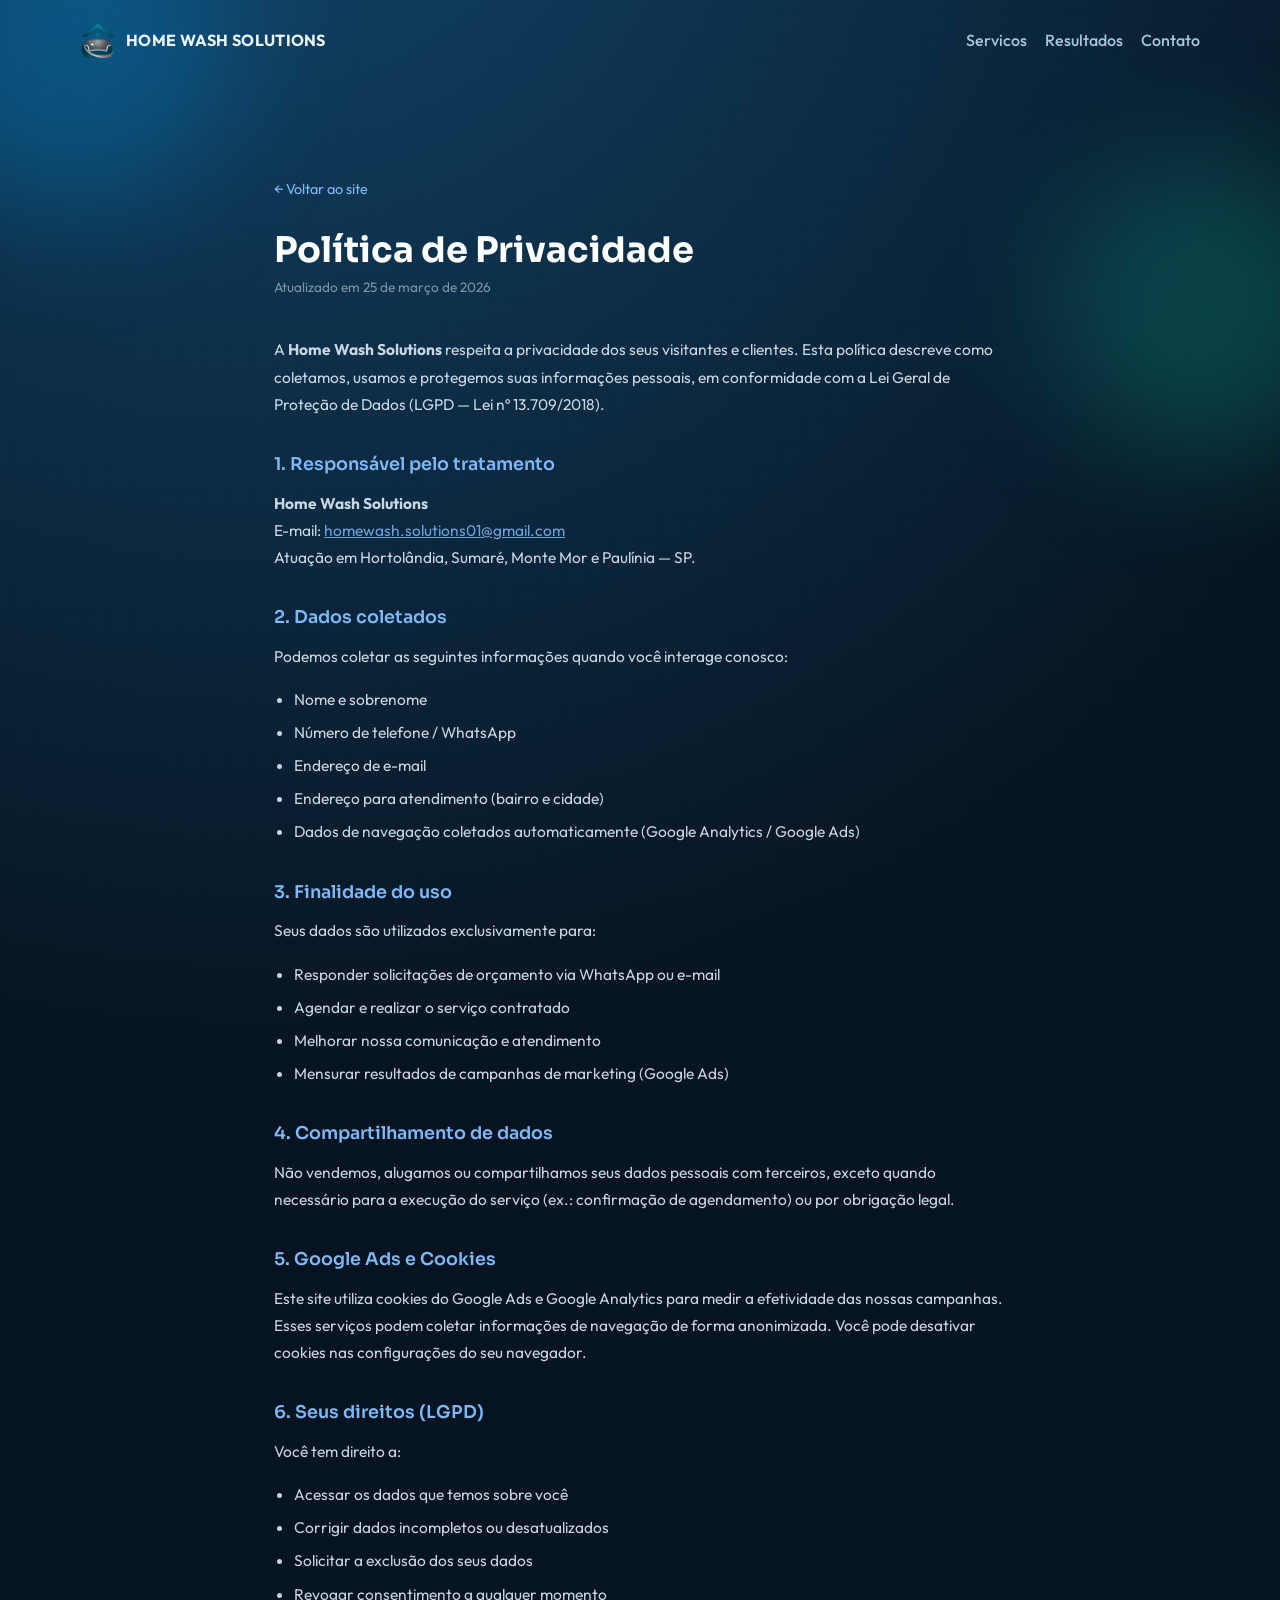
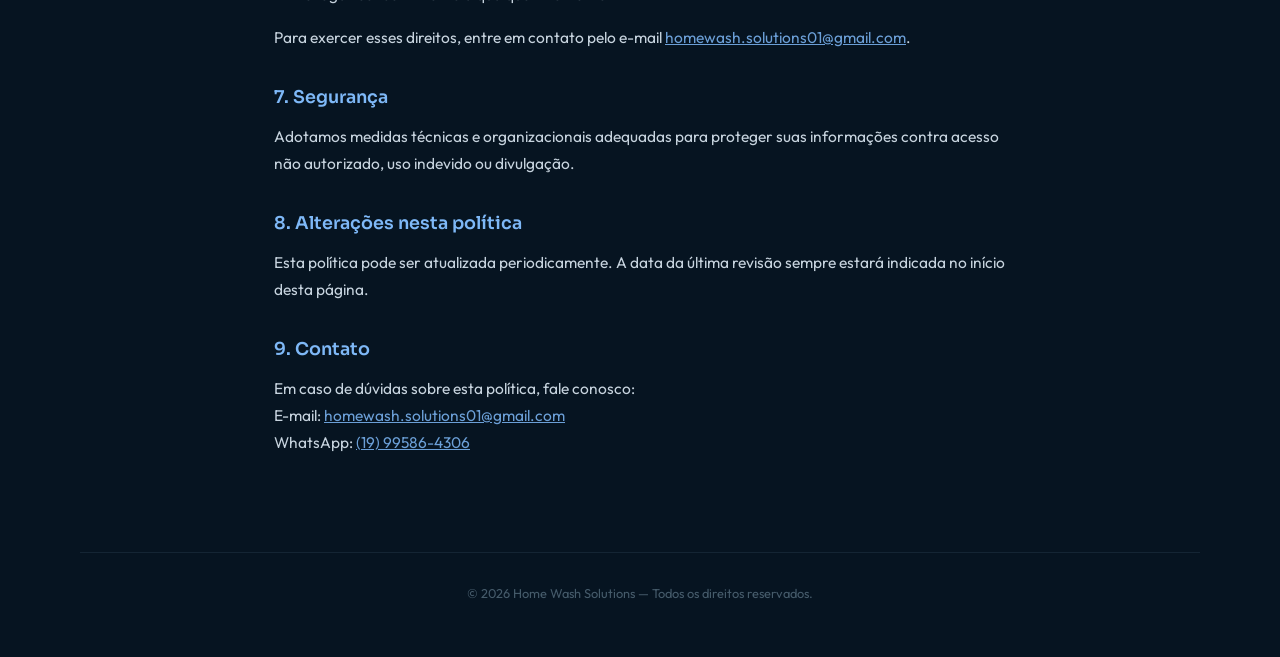
<file: privacidade.html>
<!doctype html>
<html lang="pt-BR">
<head>
  <meta charset="UTF-8" />
  <meta name="viewport" content="width=device-width, initial-scale=1.0" />
  <title>Política de Privacidade | Home Wash Solutions</title>
  <meta name="description" content="Política de Privacidade da Home Wash Solutions. Saiba como tratamos seus dados pessoais." />
  <meta name="robots" content="noindex,follow" />
  <meta name="theme-color" content="#061421" />
  <link rel="canonical" href="https://homewashsolutions.github.io/privacidade.html" />
  <link rel="icon" type="image/png" href="assets/favicon.png" />
  <link rel="preconnect" href="https://fonts.googleapis.com" />
  <link rel="preconnect" href="https://fonts.gstatic.com" crossorigin />
  <link href="https://fonts.googleapis.com/css2?family=Outfit:wght@300;400;500;600;700;800&family=Sora:wght@500;600;700&display=swap" rel="stylesheet" />
  <link rel="stylesheet" href="style.css" />
  <style>
    .policy-wrap {
      max-width: 780px;
      margin: 0 auto;
      padding: 120px 24px 80px;
      color: var(--text, #e2e8f0);
    }
    .policy-wrap h1 {
      font-family: 'Sora', sans-serif;
      font-size: clamp(1.6rem, 4vw, 2.2rem);
      color: #fff;
      margin-bottom: 8px;
    }
    .policy-wrap .updated {
      font-size: 0.85rem;
      opacity: 0.5;
      margin-bottom: 40px;
      display: block;
    }
    .policy-wrap h2 {
      font-size: 1.1rem;
      font-weight: 600;
      color: #7eb8f7;
      margin: 36px 0 10px;
    }
    .policy-wrap p, .policy-wrap li {
      font-size: 0.97rem;
      line-height: 1.75;
      opacity: 0.85;
    }
    .policy-wrap ul {
      padding-left: 20px;
    }
    .policy-wrap li {
      margin-bottom: 6px;
    }
    .policy-wrap a {
      color: #7eb8f7;
    }
    .back-link {
      display: inline-flex;
      align-items: center;
      gap: 6px;
      font-size: 0.9rem;
      color: #7eb8f7;
      text-decoration: none;
      margin-bottom: 32px;
    }
    .back-link:hover { opacity: 0.8; }
  </style>
</head>
<body>
  <div class="bg-orb orb-a"></div>
  <div class="bg-orb orb-b"></div>
  <div class="noise"></div>

  <header class="topbar">
    <a class="brand" href="/">
      <img src="assets/logo_symbol_clean.png" alt="Home Wash" width="36" height="36" />
      <span>HOME WASH SOLUTIONS</span>
    </a>
    <nav>
      <a href="/#servicos">Servicos</a>
      <a href="/#resultados">Resultados</a>
      <a href="/#contato">Contato</a>
    </nav>
  </header>

  <main>
    <div class="policy-wrap">
      <a class="back-link" href="/">&#8592; Voltar ao site</a>
      <h1>Política de Privacidade</h1>
      <span class="updated">Atualizado em 25 de março de 2026</span>

      <p>
        A <strong>Home Wash Solutions</strong> respeita a privacidade dos seus visitantes e clientes.
        Esta política descreve como coletamos, usamos e protegemos suas informações pessoais, em
        conformidade com a Lei Geral de Proteção de Dados (LGPD — Lei nº 13.709/2018).
      </p>

      <h2>1. Responsável pelo tratamento</h2>
      <p>
        <strong>Home Wash Solutions</strong><br />
        E-mail: <a href="mailto:homewash.solutions01@gmail.com">homewash.solutions01@gmail.com</a><br />
        Atuação em Hortolândia, Sumaré, Monte Mor e Paulínia — SP.
      </p>

      <h2>2. Dados coletados</h2>
      <p>Podemos coletar as seguintes informações quando você interage conosco:</p>
      <ul>
        <li>Nome e sobrenome</li>
        <li>Número de telefone / WhatsApp</li>
        <li>Endereço de e-mail</li>
        <li>Endereço para atendimento (bairro e cidade)</li>
        <li>Dados de navegação coletados automaticamente (Google Analytics / Google Ads)</li>
      </ul>

      <h2>3. Finalidade do uso</h2>
      <p>Seus dados são utilizados exclusivamente para:</p>
      <ul>
        <li>Responder solicitações de orçamento via WhatsApp ou e-mail</li>
        <li>Agendar e realizar o serviço contratado</li>
        <li>Melhorar nossa comunicação e atendimento</li>
        <li>Mensurar resultados de campanhas de marketing (Google Ads)</li>
      </ul>

      <h2>4. Compartilhamento de dados</h2>
      <p>
        Não vendemos, alugamos ou compartilhamos seus dados pessoais com terceiros, exceto quando
        necessário para a execução do serviço (ex.: confirmação de agendamento) ou por obrigação
        legal.
      </p>

      <h2>5. Google Ads e Cookies</h2>
      <p>
        Este site utiliza cookies do Google Ads e Google Analytics para medir a efetividade das
        nossas campanhas. Esses serviços podem coletar informações de navegação de forma
        anonimizada. Você pode desativar cookies nas configurações do seu navegador.
      </p>

      <h2>6. Seus direitos (LGPD)</h2>
      <p>Você tem direito a:</p>
      <ul>
        <li>Acessar os dados que temos sobre você</li>
        <li>Corrigir dados incompletos ou desatualizados</li>
        <li>Solicitar a exclusão dos seus dados</li>
        <li>Revogar consentimento a qualquer momento</li>
      </ul>
      <p>
        Para exercer esses direitos, entre em contato pelo e-mail
        <a href="mailto:homewash.solutions01@gmail.com">homewash.solutions01@gmail.com</a>.
      </p>

      <h2>7. Segurança</h2>
      <p>
        Adotamos medidas técnicas e organizacionais adequadas para proteger suas informações contra
        acesso não autorizado, uso indevido ou divulgação.
      </p>

      <h2>8. Alterações nesta política</h2>
      <p>
        Esta política pode ser atualizada periodicamente. A data da última revisão sempre estará
        indicada no início desta página.
      </p>

      <h2>9. Contato</h2>
      <p>
        Em caso de dúvidas sobre esta política, fale conosco:<br />
        E-mail: <a href="mailto:homewash.solutions01@gmail.com">homewash.solutions01@gmail.com</a><br />
        WhatsApp: <a href="https://wa.me/5519995864306" target="_blank" rel="noopener noreferrer">(19) 99586-4306</a>
      </p>
    </div>
  </main>

  <footer style="text-align:center;padding:32px 16px;font-size:0.8rem;opacity:0.4;">
    &copy; 2026 Home Wash Solutions — Todos os direitos reservados.
  </footer>
</body>
</html>
</file>
<file: style.css>
:root {
  --bg: #061421;
  --bg-soft: #0c2438;
  --card: #0f2f48;
  --card-alt: #133a58;
  --text: #e9f5ff;
  --muted: #a6c6da;
  --line: rgba(173, 220, 255, 0.22);
  --primary: #00a9ff;
  --primary-strong: #0087ce;
  --whatsapp: #25d366;
  --whatsapp-strong: #128c7e;
  --accent: #16e4b7;
  --radius: 18px;
}

* {
  box-sizing: border-box;
}

html,
body {
  margin: 0;
  padding: 0;
}

body {
  font-family: "Outfit", sans-serif;
  background: radial-gradient(circle at 20% -10%, #12456a 0%, var(--bg) 48%), var(--bg);
  color: var(--text);
  min-height: 100vh;
  overflow-x: hidden;
}

.noise {
  position: fixed;
  inset: 0;
  pointer-events: none;
  opacity: 0.12;
  background-image: radial-gradient(rgba(255, 255, 255, 0.12) 0.4px, transparent 0.4px);
  background-size: 3px 3px;
}

.bg-orb {
  position: fixed;
  border-radius: 999px;
  filter: blur(64px);
  z-index: -1;
}

.orb-a {
  width: 330px;
  height: 330px;
  background: rgba(0, 169, 255, 0.25);
  top: -120px;
  left: -100px;
}

.orb-b {
  width: 300px;
  height: 300px;
  background: rgba(22, 228, 183, 0.2);
  right: -80px;
  top: 160px;
}

.topbar {
  width: min(1120px, 92%);
  margin: 22px auto 0;
  display: flex;
  justify-content: space-between;
  align-items: center;
  gap: 14px;
}

.brand {
  display: inline-flex;
  align-items: center;
  gap: 10px;
  color: var(--text);
  text-decoration: none;
  font-weight: 700;
  letter-spacing: 0.3px;
}

.brand img {
  width: 36px;
  height: 36px;
  border-radius: 8px;
  background: transparent;
}

nav {
  display: inline-flex;
  gap: 18px;
  flex-wrap: wrap;
}

nav a {
  color: var(--muted);
  text-decoration: none;
  font-weight: 500;
  transition: color 0.2s ease;
}

nav a:hover {
  color: var(--text);
}

.hero {
  width: min(1120px, 92%);
  margin: 34px auto 0;
  display: grid;
  grid-template-columns: 1.15fr 0.85fr;
  gap: 24px;
  align-items: stretch;
}

.hero-copy,
.hero-card {
  background: linear-gradient(180deg, rgba(19, 58, 88, 0.8), rgba(12, 36, 56, 0.72));
  border: 1px solid var(--line);
  border-radius: var(--radius);
  padding: clamp(22px, 3.2vw, 36px);
  backdrop-filter: blur(10px);
}

.kicker {
  text-transform: uppercase;
  letter-spacing: 1.2px;
  color: var(--accent);
  font-size: 12px;
  margin: 0 0 8px;
  font-weight: 700;
}

h1,
h2,
h3 {
  font-family: "Sora", sans-serif;
  line-height: 1.15;
  margin: 0;
}

h1 {
  font-size: clamp(1.8rem, 3.4vw, 3rem);
}

h2 {
  font-size: clamp(1.5rem, 2.6vw, 2.3rem);
}

.lead {
  color: var(--muted);
  font-size: clamp(1rem, 1.5vw, 1.1rem);
  line-height: 1.6;
  max-width: 58ch;
  margin: 16px 0 0;
}

.hero-proof {
  margin: 14px 0 0;
  max-width: 62ch;
  color: var(--text);
  font-size: 0.97rem;
  line-height: 1.55;
  font-weight: 600;
}

.cta-row {
  display: flex;
  flex-wrap: wrap;
  gap: 12px;
  margin-top: 24px;
}

.hero-highlights {
  margin-top: 18px;
  display: grid;
  grid-template-columns: repeat(2, minmax(0, 1fr));
  gap: 12px;
}

.hero-highlights article {
  border: 1px solid rgba(22, 228, 183, 0.26);
  border-radius: 14px;
  background: linear-gradient(180deg, rgba(14, 49, 72, 0.82), rgba(8, 22, 35, 0.72));
  padding: 14px;
}

.hero-highlights strong {
  display: block;
  font-size: 0.98rem;
}

.hero-highlights span {
  display: block;
  margin-top: 7px;
  color: var(--muted);
  font-size: 0.89rem;
  line-height: 1.5;
}

.hero-points {
  margin-top: 14px;
  display: flex;
  flex-wrap: wrap;
  gap: 8px;
}

.hero-points span {
  border: 1px solid rgba(173, 220, 255, 0.2);
  border-radius: 999px;
  padding: 7px 12px;
  font-size: 0.82rem;
  color: var(--muted);
  background: rgba(9, 25, 39, 0.5);
}

.hero-alert {
  margin-top: 14px;
  border: 1px solid rgba(22, 228, 183, 0.42);
  border-radius: 12px;
  background: linear-gradient(135deg, rgba(20, 72, 61, 0.55), rgba(9, 25, 39, 0.58));
  padding: 12px 14px;
  display: grid;
  gap: 6px;
}

.hero-alert strong {
  font-size: 0.93rem;
}

.hero-alert span {
  color: var(--muted);
  font-size: 0.86rem;
  line-height: 1.5;
}

.btn {
  display: inline-flex;
  align-items: center;
  justify-content: center;
  gap: 9px;
  white-space: nowrap;
  border-radius: 12px;
  padding: 11px 18px;
  text-decoration: none;
  font-weight: 700;
  font-size: 0.96rem;
  border: 1px solid transparent;
  transition: transform 0.22s ease, box-shadow 0.22s ease, background-color 0.22s ease;
}

.btn:hover {
  transform: translateY(-2px);
}

.btn-primary {
  color: white;
  background: linear-gradient(135deg, var(--primary), var(--primary-strong));
  box-shadow: 0 10px 24px rgba(0, 169, 255, 0.28);
}

.btn-whatsapp {
  color: #fff;
  background: linear-gradient(135deg, var(--whatsapp), var(--whatsapp-strong));
  box-shadow: 0 10px 24px rgba(37, 211, 102, 0.3);
  border-color: rgba(255, 255, 255, 0.2);
}

.btn-whatsapp:hover {
  box-shadow: 0 12px 28px rgba(37, 211, 102, 0.34);
}

.btn-icon {
  width: 16px;
  height: 16px;
  min-width: 16px;
  min-height: 16px;
  display: inline-flex;
  align-items: center;
  justify-content: center;
  line-height: 1;
  flex: 0 0 auto;
}

.btn-icon svg {
  width: 16px;
  height: 16px;
  fill: currentColor;
  display: block;
}

.btn-ghost {
  color: var(--text);
  border-color: var(--line);
  background: rgba(12, 36, 56, 0.65);
}

.logo-full {
  width: min(290px, 95%);
  display: block;
  margin: 0 auto 18px;
}

.trust-grid {
  display: grid;
  gap: 11px;
}

.trust-grid article {
  border: 1px solid var(--line);
  border-radius: 12px;
  background: rgba(9, 25, 39, 0.54);
  padding: 12px 14px;
}

.trust-grid strong {
  display: block;
  font-size: 0.98rem;
}

.trust-grid span {
  color: var(--muted);
  font-size: 0.9rem;
}

.section {
  width: min(1120px, 92%);
  margin: 54px auto 0;
}

.quick-proof {
  display: grid;
  grid-template-columns: repeat(3, minmax(0, 1fr));
  gap: 12px;
}

.quick-proof article {
  border: 1px solid var(--line);
  border-radius: 14px;
  background: rgba(9, 25, 39, 0.55);
  padding: 14px;
}

.quick-proof strong {
  display: block;
  font-size: 1rem;
}

.quick-proof span {
  display: block;
  margin-top: 8px;
  color: var(--muted);
  font-size: 0.9rem;
  line-height: 1.45;
}

.section-head {
  max-width: 740px;
}

.section-head h2 {
  margin-top: 8px;
}

.services-grid {
  margin-top: 22px;
  display: grid;
  grid-template-columns: repeat(2, minmax(0, 1fr));
  gap: 14px;
}

.service-card {
  border: 1px solid var(--line);
  border-radius: 14px;
  padding: 18px;
  background: linear-gradient(180deg, rgba(19, 58, 88, 0.6), rgba(12, 36, 56, 0.6));
}

.service-card h3 {
  font-size: 1.06rem;
}

.service-card p {
  margin: 10px 0 0;
  color: var(--muted);
  line-height: 1.5;
}

.section-alt {
  border: 1px solid var(--line);
  border-radius: var(--radius);
  padding: 20px;
  background: linear-gradient(180deg, rgba(19, 58, 88, 0.55), rgba(12, 36, 56, 0.68));
}

.cta-strip {
  border: 1px solid var(--line);
  border-radius: var(--radius);
  background: linear-gradient(120deg, rgba(9, 25, 39, 0.84), rgba(18, 51, 72, 0.62));
  padding: 18px;
  display: flex;
  gap: 16px;
  justify-content: space-between;
  align-items: center;
}

.cta-strip h3 {
  font-size: clamp(1.05rem, 2.1vw, 1.35rem);
}

.before-after-grid {
  margin-top: 22px;
  display: grid;
  grid-template-columns: repeat(3, minmax(0, 1fr));
  gap: 14px;
}

.before-after-card {
  border: 1px solid var(--line);
  border-radius: 14px;
  padding: 14px;
  background: rgba(9, 25, 39, 0.52);
}

.before-after-card h3 {
  font-size: 1rem;
}

.before-after-pair {
  margin-top: 11px;
  display: grid;
  grid-template-columns: 1fr 1fr;
  gap: 8px;
}

.before-after-slot {
  position: relative;
  border: 1px dashed rgba(173, 220, 255, 0.26);
  border-radius: 10px;
  min-height: 128px;
  display: flex;
  align-items: center;
  justify-content: center;
  text-align: center;
  color: var(--muted);
  font-size: 0.83rem;
  background: rgba(5, 14, 23, 0.55);
  overflow: hidden;
}

.before-after-image {
  width: 100%;
  height: 100%;
  min-height: 150px;
  object-fit: cover;
  display: block;
}

.before-after-label {
  position: absolute;
  left: 8px;
  top: 8px;
  font-size: 0.72rem;
  font-weight: 700;
  text-transform: uppercase;
  letter-spacing: 0.04em;
  color: #ffffff;
  background: rgba(4, 10, 17, 0.78);
  border: 1px solid rgba(173, 220, 255, 0.28);
  border-radius: 999px;
  padding: 3px 8px;
}

.testimonials-grid {
  margin-top: 18px;
  display: grid;
  grid-template-columns: repeat(2, minmax(0, 1fr));
  gap: 12px;
}

.testimonial-card {
  border: 1px solid var(--line);
  border-radius: 14px;
  padding: 16px;
  background: rgba(9, 25, 39, 0.58);
}

.testimonial-card p {
  margin: 0;
  color: var(--text);
  line-height: 1.55;
  font-size: 0.97rem;
}

.testimonial-card span {
  display: inline-block;
  margin-top: 10px;
  color: var(--muted);
  font-size: 0.84rem;
  border-top: 1px solid rgba(173, 220, 255, 0.2);
  padding-top: 8px;
}

.faq-list {
  margin-top: 18px;
  display: grid;
  gap: 10px;
}

.faq-list details {
  border: 1px solid var(--line);
  border-radius: 12px;
  background: rgba(9, 25, 39, 0.52);
  padding: 12px 14px;
}

.faq-list summary {
  cursor: pointer;
  font-weight: 700;
}

.faq-list p {
  margin: 8px 0 0;
  color: var(--muted);
  line-height: 1.5;
}

.features-row {
  margin-top: 18px;
  display: flex;
  flex-wrap: wrap;
  gap: 10px;
}

.steps-grid {
  margin-top: 22px;
  display: grid;
  grid-template-columns: repeat(3, minmax(0, 1fr));
  gap: 14px;
}

.step-card {
  border: 1px solid var(--line);
  border-radius: 16px;
  padding: 18px;
  background: linear-gradient(180deg, rgba(19, 58, 88, 0.68), rgba(12, 36, 56, 0.56));
}

.step-number {
  width: 34px;
  height: 34px;
  display: inline-flex;
  align-items: center;
  justify-content: center;
  border-radius: 50%;
  background: rgba(22, 228, 183, 0.14);
  border: 1px solid rgba(22, 228, 183, 0.32);
  color: var(--accent);
  font-weight: 700;
  font-family: "Sora", sans-serif;
}

.step-card h3 {
  margin-top: 14px;
  font-size: 1.02rem;
}

.step-card p {
  margin: 9px 0 0;
  color: var(--muted);
  line-height: 1.55;
}

.feature-pill {
  border: 1px solid var(--line);
  border-radius: 999px;
  padding: 10px 14px;
  background: rgba(9, 25, 39, 0.58);
  color: var(--text);
  font-weight: 500;
}

.contact {
  margin-bottom: 40px;
}

.contact-box {
  border: 1px solid var(--line);
  border-radius: var(--radius);
  padding: clamp(20px, 3vw, 34px);
  background: linear-gradient(145deg, rgba(0, 169, 255, 0.13), rgba(22, 228, 183, 0.1));
}

.contact-layout {
  display: grid;
  grid-template-columns: minmax(0, 1.1fr) auto;
  gap: 16px;
  align-items: start;
}

.contact-qr {
  width: 160px;
  border: 1px solid rgba(173, 220, 255, 0.16);
  border-radius: 12px;
  background: rgba(9, 25, 39, 0.36);
  padding: 9px;
  display: grid;
  gap: 6px;
  justify-self: end;
}

.contact-qr img {
  width: 100%;
  height: auto;
  border-radius: 8px;
  background: #fff;
}

.qr-title {
  margin: 0;
  font-weight: 700;
  font-size: 0.87rem;
}

.qr-caption {
  color: var(--muted);
  font-size: 0.72rem;
  line-height: 1.35;
}

.contact-box p {
  color: var(--muted);
  margin: 10px 0 0;
}

.contact-meta {
  margin-top: 16px;
  font-size: 0.95rem;
}

.contact-region {
  margin-top: 8px;
  font-size: 0.84rem;
  color: var(--muted);
  opacity: 0.92;
}

.social-links {
  margin-top: 12px;
  display: flex;
  flex-wrap: wrap;
  gap: 8px;
}

.social-link {
  display: inline-flex;
  align-items: center;
  justify-content: center;
  text-decoration: none;
  font-weight: 700;
  font-size: 0.86rem;
  padding: 8px 12px;
  border-radius: 999px;
  border: 1px solid rgba(173, 220, 255, 0.22);
  color: #ffffff;
  transition: transform 0.2s ease, box-shadow 0.2s ease;
}

.social-link:hover {
  transform: translateY(-1px);
}

.social-link.instagram {
  background: linear-gradient(135deg, #f58529 0%, #dd2a7b 52%, #8134af 100%);
  box-shadow: 0 8px 16px rgba(221, 42, 123, 0.28);
}

.social-link.facebook {
  background: linear-gradient(135deg, #1877f2 0%, #1258b7 100%);
  box-shadow: 0 8px 16px rgba(24, 119, 242, 0.28);
}

footer {
  width: min(1120px, 92%);
  margin: 0 auto 24px;
  border-top: 1px solid var(--line);
  padding-top: 14px;
  color: var(--muted);
  font-size: 0.9rem;
}

.footer-content {
  display: flex;
  align-items: center;
  justify-content: space-between;
  gap: 12px;
}

.footer-social {
  display: inline-flex;
  align-items: center;
  gap: 8px;
}

.footer-social a {
  width: 34px;
  height: 34px;
  border-radius: 50%;
  border: 1px solid rgba(173, 220, 255, 0.22);
  background: rgba(9, 25, 39, 0.55);
  display: inline-flex;
  align-items: center;
  justify-content: center;
  color: #ffffff;
  transition: transform 0.2s ease, border-color 0.2s ease;
}

.footer-social a:hover {
  transform: translateY(-1px);
  border-color: rgba(173, 220, 255, 0.45);
}

.footer-social-instagram:hover {
  background: linear-gradient(135deg, #f58529 0%, #dd2a7b 52%, #8134af 100%);
  border-color: rgba(245, 133, 41, 0.72);
}

.footer-social-facebook:hover {
  background: #1877f2;
  border-color: rgba(24, 119, 242, 0.82);
}

.footer-social svg {
  width: 18px;
  height: 18px;
  fill: currentColor;
}

.wa-float {
  position: fixed;
  right: 16px;
  bottom: 16px;
  z-index: 25;
  display: none;
  align-items: center;
  gap: 8px;
  padding: 13px 16px;
  max-width: calc(100vw - 32px);
  border-radius: 999px;
  color: #fff;
  text-decoration: none;
  font-weight: 700;
  font-size: 0.95rem;
  border: 1px solid rgba(255, 255, 255, 0.2);
  background: linear-gradient(135deg, var(--whatsapp), var(--whatsapp-strong));
  box-shadow: 0 16px 32px rgba(37, 211, 102, 0.4);
}

.wa-float:hover {
  transform: translateY(-1px);
}

@media (max-width: 900px) {
  .hero {
    grid-template-columns: 1fr;
  }

  .quick-proof,
  .hero-highlights,
  .steps-grid,
  .before-after-grid,
  .testimonials-grid {
    grid-template-columns: 1fr;
  }

  .cta-strip {
    flex-direction: column;
    align-items: flex-start;
  }

  nav {
    gap: 12px;
    font-size: 0.95rem;
  }

  .services-grid {
    grid-template-columns: 1fr;
  }

  .contact-layout {
    grid-template-columns: 1fr;
  }

  .contact-qr {
    width: min(160px, 62vw);
    justify-self: start;
  }

  .social-links {
    gap: 6px;
  }

  .social-link {
    font-size: 0.82rem;
    padding: 7px 11px;
  }
}

@media (max-width: 560px) {
  body {
    padding-bottom: 88px;
  }

  .topbar {
    flex-direction: column;
    align-items: flex-start;
  }

  nav {
    width: 100%;
    gap: 10px;
  }

  nav a {
    font-size: 0.9rem;
  }

  .btn {
    font-size: 0.9rem;
    padding: 10px 14px;
  }

  .cta-row {
    width: 100%;
  }

  .cta-row .btn {
    width: 100%;
  }

  .hero-proof {
    font-size: 0.92rem;
  }

  .hero-highlights {
    gap: 10px;
  }

  .hero-alert {
    padding: 13px;
  }

  .hero-points span {
    width: 100%;
    text-align: center;
  }

  .wa-float {
    display: inline-flex;
    right: 12px;
    bottom: 12px;
    left: 12px;
    justify-content: center;
    padding: 14px 16px;
    border-radius: 16px;
  }

  .brand span {
    font-size: 0.88rem;
  }

  .hero-copy,
  .hero-card {
    padding: 18px;
  }

  .footer-content {
    flex-direction: column;
    align-items: flex-start;
    gap: 8px;
  }
}
</file>
